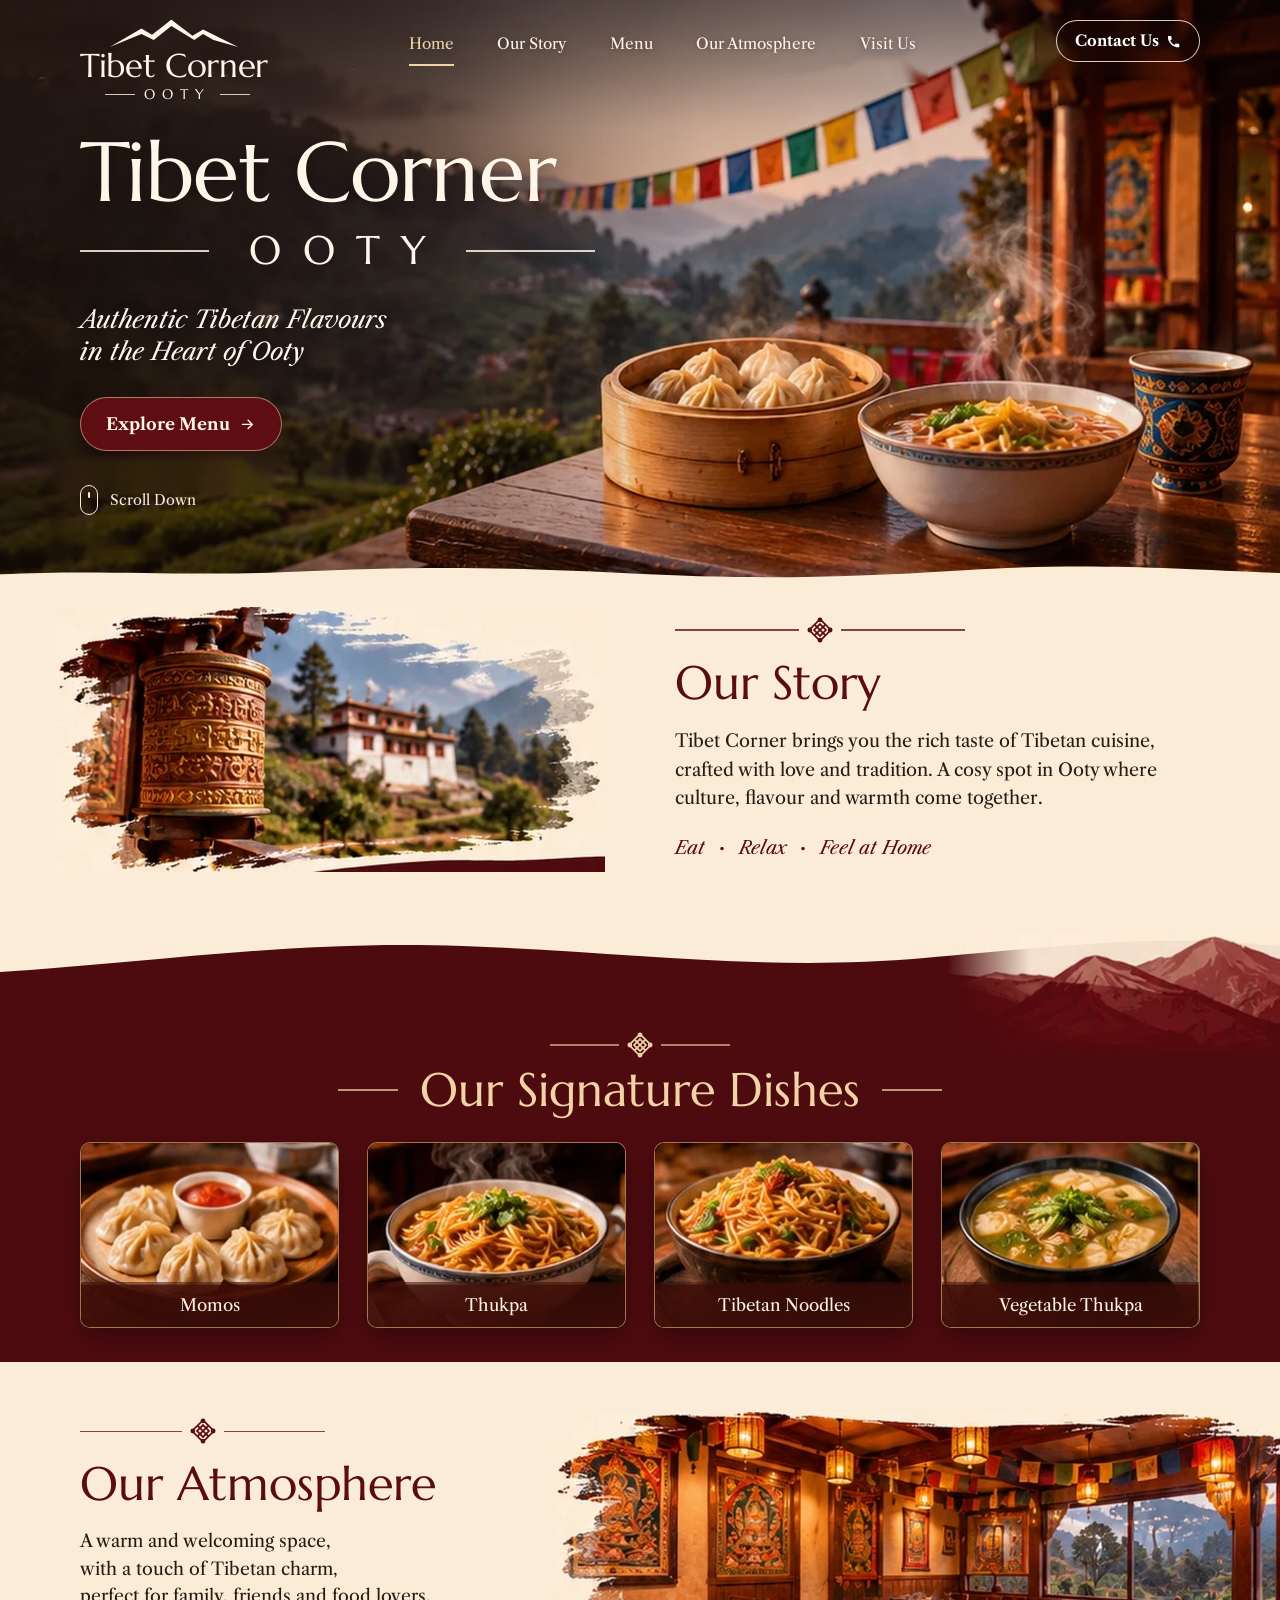
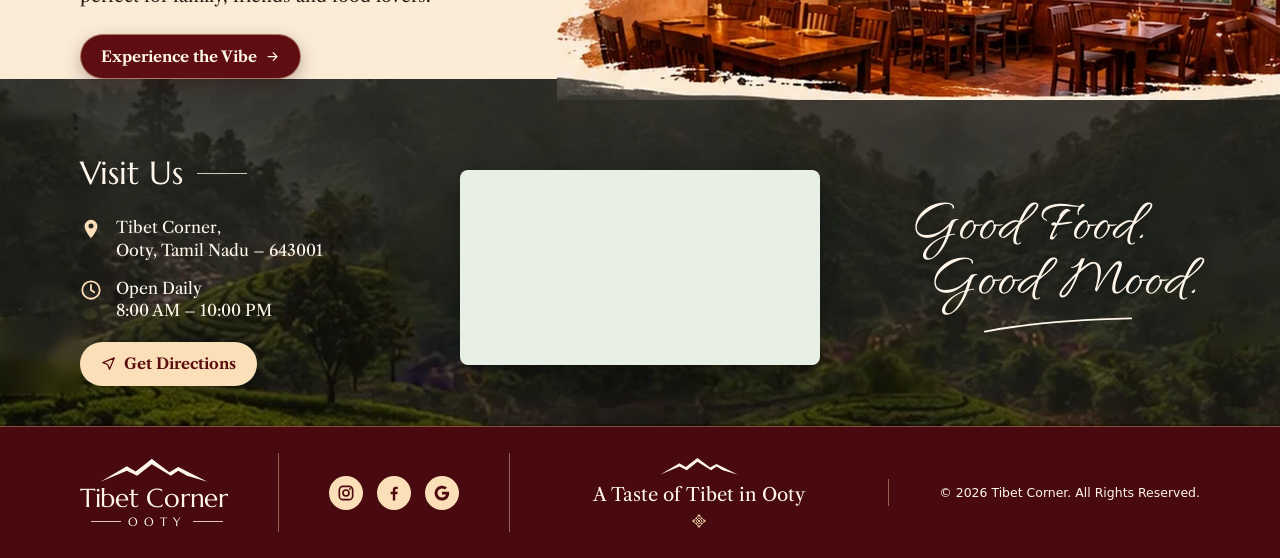
<file: index.html>
<!doctype html>
<html lang="en">
<head>
  <meta charset="utf-8">
  <meta name="viewport" content="width=device-width, initial-scale=1">
  <title>Tibet Corner Ooty | Authentic Tibetan Flavours in the Heart of Ooty</title>
  <meta name="description" content="Tibet Corner, Ooty — authentic Tibetan cuisine: momos, thukpa, Tibetan noodles and more. Open daily 8:00 AM – 10:00 PM.">
  <meta name="theme-color" content="#4e0b0f">
  <link rel="icon" href="assets/img/favicon.svg" type="image/svg+xml">
  <link rel="preconnect" href="https://fonts.googleapis.com">
  <link rel="preconnect" href="https://fonts.gstatic.com" crossorigin>
  <link href="https://fonts.googleapis.com/css2?family=Allura&family=Libre+Caslon+Text:ital,wght@0,400;0,700;1,400&family=Marcellus&display=swap" rel="stylesheet">
  <link rel="stylesheet" href="assets/css/site.css">
</head>
<body>

<!-- ============ HEADER ============ -->
<header class="site-header" id="top">
  <div class="container header-inner">
    <a href="#top" class="logo" aria-label="Tibet Corner Ooty — home">
      <svg class="logo-mtn" viewBox="0 0 150 34" aria-hidden="true"><path d="M2 33 L38 12 L50 19 L72 2 L96 20 L108 13 L148 33 L120 25 L108 18 L98 25 L72 9 L52 25 L38 18 Z" fill="currentColor"/><path d="M66 7 L72 2 L78 7 L74 6 L72 8 L70 6Z" fill="#fff"/></svg>
      <span class="logo-name">Tibet Corner</span>
      <span class="logo-sub"><i></i>OOTY<i></i></span>
    </a>

    <nav class="nav" id="nav" aria-label="Main">
      <a href="#top" class="active">Home</a>
      <a href="#story">Our Story</a>
      <a href="#menu">Menu</a>
      <a href="#atmosphere">Our Atmosphere</a>
      <a href="#visit">Visit Us</a>
      <a href="#contact" class="btn-outline nav-contact-mobile" data-open-contact>Contact Us <svg class="ico" viewBox="0 0 24 24"><path d="M6.6 10.8a15.1 15.1 0 0 0 6.6 6.6l2.2-2.2c.3-.3.7-.4 1-.2 1.1.4 2.3.6 3.6.6.6 0 1 .4 1 1V20c0 .6-.4 1-1 1A17 17 0 0 1 3 4c0-.6.4-1 1-1h3.5c.6 0 1 .4 1 1 0 1.3.2 2.5.6 3.6.1.3 0 .7-.2 1z"/></svg></a>
    </nav>

    <a href="#contact" class="btn-outline header-contact" data-open-contact>Contact Us <svg class="ico" viewBox="0 0 24 24"><path d="M6.6 10.8a15.1 15.1 0 0 0 6.6 6.6l2.2-2.2c.3-.3.7-.4 1-.2 1.1.4 2.3.6 3.6.6.6 0 1 .4 1 1V20c0 .6-.4 1-1 1A17 17 0 0 1 3 4c0-.6.4-1 1-1h3.5c.6 0 1 .4 1 1 0 1.3.2 2.5.6 3.6.1.3 0 .7-.2 1z"/></svg></a>

    <button class="nav-toggle" aria-label="Open menu" aria-expanded="false" aria-controls="nav"><span></span><span></span><span></span></button>
  </div>
</header>

<main>
<!-- ============ HERO ============ -->
<section class="hero">
  <div class="hero-bg" role="img" aria-label="Momos, thukpa and butter tea on a wooden table overlooking the Nilgiri hills with prayer flags"></div>
  <div class="container hero-content">
    <h1 class="hero-title">Tibet Corner</h1>
    <p class="hero-ooty"><i></i><span>OOTY</span><i></i></p>
    <p class="hero-tag">Authentic Tibetan Flavours<br>in the Heart of Ooty</p>
    <a href="#menu" class="btn btn-maroon">Explore Menu <svg class="ico" viewBox="0 0 24 24"><path d="M5 12h14M13 6l6 6-6 6" fill="none" stroke="currentColor" stroke-width="2" stroke-linecap="round" stroke-linejoin="round"/></svg></a>
    <a href="#story" class="scroll-down"><span class="mouse"><span></span></span>Scroll Down</a>
  </div>
  <svg class="torn torn-bottom" viewBox="0 0 1440 40" preserveAspectRatio="none" aria-hidden="true"><path d="M0 22 C120 14 200 26 330 18 S560 10 700 20 S940 28 1080 16 S1300 12 1440 20 V40 H0Z" fill="#fbecd8"/></svg>
</section>

<!-- ============ OUR STORY ============ -->
<section class="story" id="story">
  <div class="container story-grid">
    <div class="story-img reveal">
      <img src="assets/img/story.webp" alt="Golden Tibetan prayer wheel beside a monastery in the hills" width="1000" height="482" loading="lazy">
    </div>
    <div class="story-text reveal">
      <div class="ornament-line" aria-hidden="true"><i></i><svg class="knot"><use href="#knot"/></svg><i></i></div>
      <h2 class="section-title">Our Story</h2>
      <p>Tibet Corner brings you the rich taste of Tibetan cuisine, crafted with love and tradition. A cosy spot in Ooty where culture, flavour and warmth come together.</p>
      <p class="tagline">Eat <b>•</b> Relax <b>•</b> Feel at Home</p>
    </div>
  </div>
</section>

<!-- ============ SIGNATURE DISHES ============ -->
<section class="dishes" id="menu">
  <svg class="dishes-wave" viewBox="0 0 1440 70" preserveAspectRatio="none" aria-hidden="true"><path d="M0 70 V40 C180 30 330 8 520 14 S860 40 1040 26 S1300 2 1440 14 V70Z" fill="#4e0b0f"/></svg>
  <img class="dishes-mtn" src="assets/img/dishes-mountains.webp" alt="" aria-hidden="true">
  <div class="container">
    <div class="dishes-head">
      <div class="ornament-line light" aria-hidden="true"><i></i><svg class="knot"><use href="#knot"/></svg><i></i></div>
      <h2 class="section-title gold"><i aria-hidden="true"></i>Our Signature Dishes<i aria-hidden="true"></i></h2>
    </div>
    <div class="dish-grid" id="dishGrid">
      <article class="dish reveal"><img src="assets/img/dish-momos.webp" alt="Plate of steamed momos with red chutney" width="410" height="294" loading="lazy"><h3>Momos</h3></article>
      <article class="dish reveal"><img src="assets/img/dish-thukpa.webp" alt="Steaming bowl of thukpa noodle soup" width="410" height="294" loading="lazy"><h3>Thukpa</h3></article>
      <article class="dish reveal"><img src="assets/img/dish-tibetan-noodles.webp" alt="Bowl of stir-fried Tibetan noodles" width="410" height="294" loading="lazy"><h3>Tibetan Noodles</h3></article>
      <article class="dish reveal"><img src="assets/img/dish-veg-thukpa.webp" alt="Vegetable thukpa with dumplings and greens" width="410" height="294" loading="lazy"><h3>Vegetable Thukpa</h3></article>
    </div>
  </div>
</section>

<!-- ============ ATMOSPHERE ============ -->
<section class="atmosphere" id="atmosphere">
  <div class="container atm-grid">
    <div class="atm-text reveal">
      <div class="ornament-line left" aria-hidden="true"><i></i><svg class="knot"><use href="#knot"/></svg><i></i></div>
      <h2 class="section-title">Our Atmosphere</h2>
      <p>A warm and welcoming space, <br>with a touch of Tibetan charm, <br>perfect for family, friends and food lovers.</p>
      <a href="#gallery" class="btn btn-maroon btn-sm" data-open-gallery>Experience the Vibe <svg class="ico" viewBox="0 0 24 24"><path d="M5 12h14M13 6l6 6-6 6" fill="none" stroke="currentColor" stroke-width="2" stroke-linecap="round" stroke-linejoin="round"/></svg></a>
    </div>
    <div class="atm-img reveal">
      <img src="assets/img/atmosphere.webp" alt="Tibet Corner dining room with thangka paintings, lanterns, prayer flags and a hill view" width="1222" height="486" loading="lazy">
    </div>
  </div>
</section>

<!-- ============ VISIT US ============ -->
<section class="visit" id="visit">
  <div class="container visit-grid">
    <div class="visit-info reveal">
      <h2 class="visit-title">Visit Us <i aria-hidden="true"></i></h2>
      <p class="vi"><svg class="ico" viewBox="0 0 24 24"><path d="M12 2a7 7 0 0 0-7 7c0 5.2 7 13 7 13s7-7.8 7-13a7 7 0 0 0-7-7zm0 9.5A2.5 2.5 0 1 1 12 6a2.5 2.5 0 0 1 0 5.5z"/></svg><span>Tibet Corner,<br>Ooty, Tamil Nadu – 643001</span></p>
      <p class="vi"><svg class="ico" viewBox="0 0 24 24" fill="none" stroke="currentColor" stroke-width="2"><circle cx="12" cy="12" r="9.5"/><path d="M12 6.5V12l3.5 2.5" stroke-linecap="round"/></svg><span>Open Daily<br>8:00 AM – 10:00 PM</span></p>
      <a class="btn btn-cream btn-sm" href="https://www.google.com/maps/dir/?api=1&destination=Tibet+Corner+Ooty+Tamil+Nadu+643001" target="_blank" rel="noopener"><svg class="ico" viewBox="0 0 24 24"><path d="M21 3 3 10.5l7.5 2.9L13.5 21z" fill="none" stroke="currentColor" stroke-width="2" stroke-linejoin="round"/></svg>Get Directions</a>
    </div>
    <div class="map-card reveal">
      <iframe title="Map showing Tibet Corner, Ooty" src="https://maps.google.com/maps?q=Tibet%20Corner%20Ooty%20Tamil%20Nadu%20643001&z=14&output=embed" loading="lazy" referrerpolicy="no-referrer-when-downgrade" allowfullscreen></iframe>
    </div>
    <p class="good-mood reveal" aria-label="Good Food. Good Mood."><span>Good Food.</span><span>Good Mood.</span><svg viewBox="0 0 160 20" aria-hidden="true"><path d="M2 17 C50 8 110 4 158 3" fill="none" stroke="currentColor" stroke-width="2" stroke-linecap="round"/></svg></p>
  </div>
</section>
</main>

<!-- ============ FOOTER ============ -->
<footer class="site-footer">
  <div class="container footer-inner">
    <a href="#top" class="logo logo-footer" aria-label="Tibet Corner Ooty — back to top">
      <svg class="logo-mtn" viewBox="0 0 150 34" aria-hidden="true"><path d="M2 33 L38 12 L50 19 L72 2 L96 20 L108 13 L148 33 L120 25 L108 18 L98 25 L72 9 L52 25 L38 18 Z" fill="currentColor"/><path d="M66 7 L72 2 L78 7 L74 6 L72 8 L70 6Z" fill="#fff"/></svg>
      <span class="logo-name">Tibet Corner</span>
      <span class="logo-sub"><i></i>OOTY<i></i></span>
    </a>
    <div class="socials">
      <a href="https://www.instagram.com/" target="_blank" rel="noopener" aria-label="Instagram"><svg viewBox="0 0 24 24"><rect x="4" y="4" width="16" height="16" rx="4.5" fill="none" stroke="currentColor" stroke-width="2"/><circle cx="12" cy="12" r="3.6" fill="none" stroke="currentColor" stroke-width="2"/><circle cx="16.8" cy="7.2" r="1.1" fill="currentColor"/></svg></a>
      <a href="https://www.facebook.com/" target="_blank" rel="noopener" aria-label="Facebook"><svg viewBox="0 0 24 24"><path d="M13.5 21v-7.5H16l.4-3h-2.9V8.7c0-.9.3-1.5 1.5-1.5h1.5V4.5c-.3 0-1.2-.1-2.2-.1-2.2 0-3.7 1.3-3.7 3.8v2.3H8v3h2.6V21z" fill="currentColor"/></svg></a>
      <a href="https://www.google.com/maps/search/?api=1&query=Tibet+Corner+Ooty" target="_blank" rel="noopener" aria-label="Google reviews"><svg viewBox="0 0 24 24"><path d="M20.6 12.2c0-.6-.1-1.2-.2-1.8H12v3.5h4.8a4.2 4.2 0 0 1-1.8 2.7v2.2h2.9c1.7-1.6 2.7-3.9 2.7-6.6zM12 21c2.4 0 4.5-.8 5.9-2.2L15 16.6c-.8.5-1.8.9-3 .9-2.3 0-4.3-1.6-5-3.7H4.1v2.3A9 9 0 0 0 12 21zM7 13.8a5.4 5.4 0 0 1 0-3.5V8H4.1a9 9 0 0 0 0 8.1zM12 6.6c1.3 0 2.5.5 3.4 1.3L18 5.4A9 9 0 0 0 4.1 8L7 10.3c.7-2.1 2.7-3.7 5-3.7z" fill="currentColor"/></svg></a>
    </div>
    <div class="footer-tag">
      <svg class="logo-mtn small" viewBox="0 0 150 34" aria-hidden="true"><path d="M2 33 L38 12 L50 19 L72 2 L96 20 L108 13 L148 33 L120 25 L108 18 L98 25 L72 9 L52 25 L38 18 Z" fill="currentColor"/></svg>
      <p>A Taste of Tibet in Ooty</p>
      <svg class="knot tiny" aria-hidden="true"><use href="#knot"/></svg>
    </div>
    <p class="copy">© <span id="year">2026</span> Tibet Corner. All Rights Reserved.</p>
  </div>
</footer>

<!-- ============ CONTACT / BOOKING MODAL ============ -->
<div class="modal" id="contactModal" role="dialog" aria-modal="true" aria-labelledby="contactTitle" hidden>
  <div class="modal-backdrop" data-close></div>
  <div class="modal-box">
    <button class="modal-close" data-close aria-label="Close">&times;</button>
    <h2 id="contactTitle" class="section-title sm">Contact Us</h2>
    <p class="modal-sub">Book a table or send us a message — we'll get back to you soon.</p>
    <div class="tabs" role="tablist">
      <button role="tab" class="tab active" data-tab="booking" aria-selected="true">Book a Table</button>
      <button role="tab" class="tab" data-tab="enquiry" aria-selected="false">Enquiry</button>
    </div>
    <form id="contactForm" novalidate>
      <input type="hidden" name="type" value="booking">
      <div class="field-row">
        <label>Name<input name="name" required autocomplete="name"></label>
        <label>Phone<input name="phone" type="tel" required autocomplete="tel" inputmode="tel"></label>
      </div>
      <div class="field-row booking-only">
        <label>Date<input name="date" type="date"></label>
        <label>Time<input name="time" type="time" min="08:00" max="22:00"></label>
        <label>Guests<input name="guests" type="number" min="1" max="40" value="2"></label>
      </div>
      <label>Message<textarea name="message" rows="3" placeholder="Any special requests?"></textarea></label>
      <button class="btn btn-maroon" type="submit">Send</button>
      <p class="form-note" role="status" aria-live="polite"></p>
    </form>
  </div>
</div>

<!-- ============ GALLERY LIGHTBOX ============ -->
<div class="modal" id="galleryModal" role="dialog" aria-modal="true" aria-label="Gallery" hidden>
  <div class="modal-backdrop" data-close></div>
  <div class="modal-box gallery-box">
    <button class="modal-close" data-close aria-label="Close">&times;</button>
    <div class="gallery-grid" id="galleryGrid"></div>
  </div>
</div>

<!-- shared SVG symbols -->
<svg width="0" height="0" style="position:absolute" aria-hidden="true">
  <symbol id="knot" viewBox="0 0 24 24"><g fill="none" stroke="currentColor" stroke-width="1.6"><path d="M12 2 22 12 12 22 2 12Z"/><path d="M12 6.5 17.5 12 12 17.5 6.5 12Z"/><path d="M7 7 17 17M17 7 7 17"/><circle cx="12" cy="2.6" r="1.4"/><circle cx="12" cy="21.4" r="1.4"/><circle cx="2.6" cy="12" r="1.4"/><circle cx="21.4" cy="12" r="1.4"/></g></symbol>
</svg>

<script src="assets/js/data-store.js"></script>
<script src="assets/js/main.js"></script>
</body>
</html>
</file>
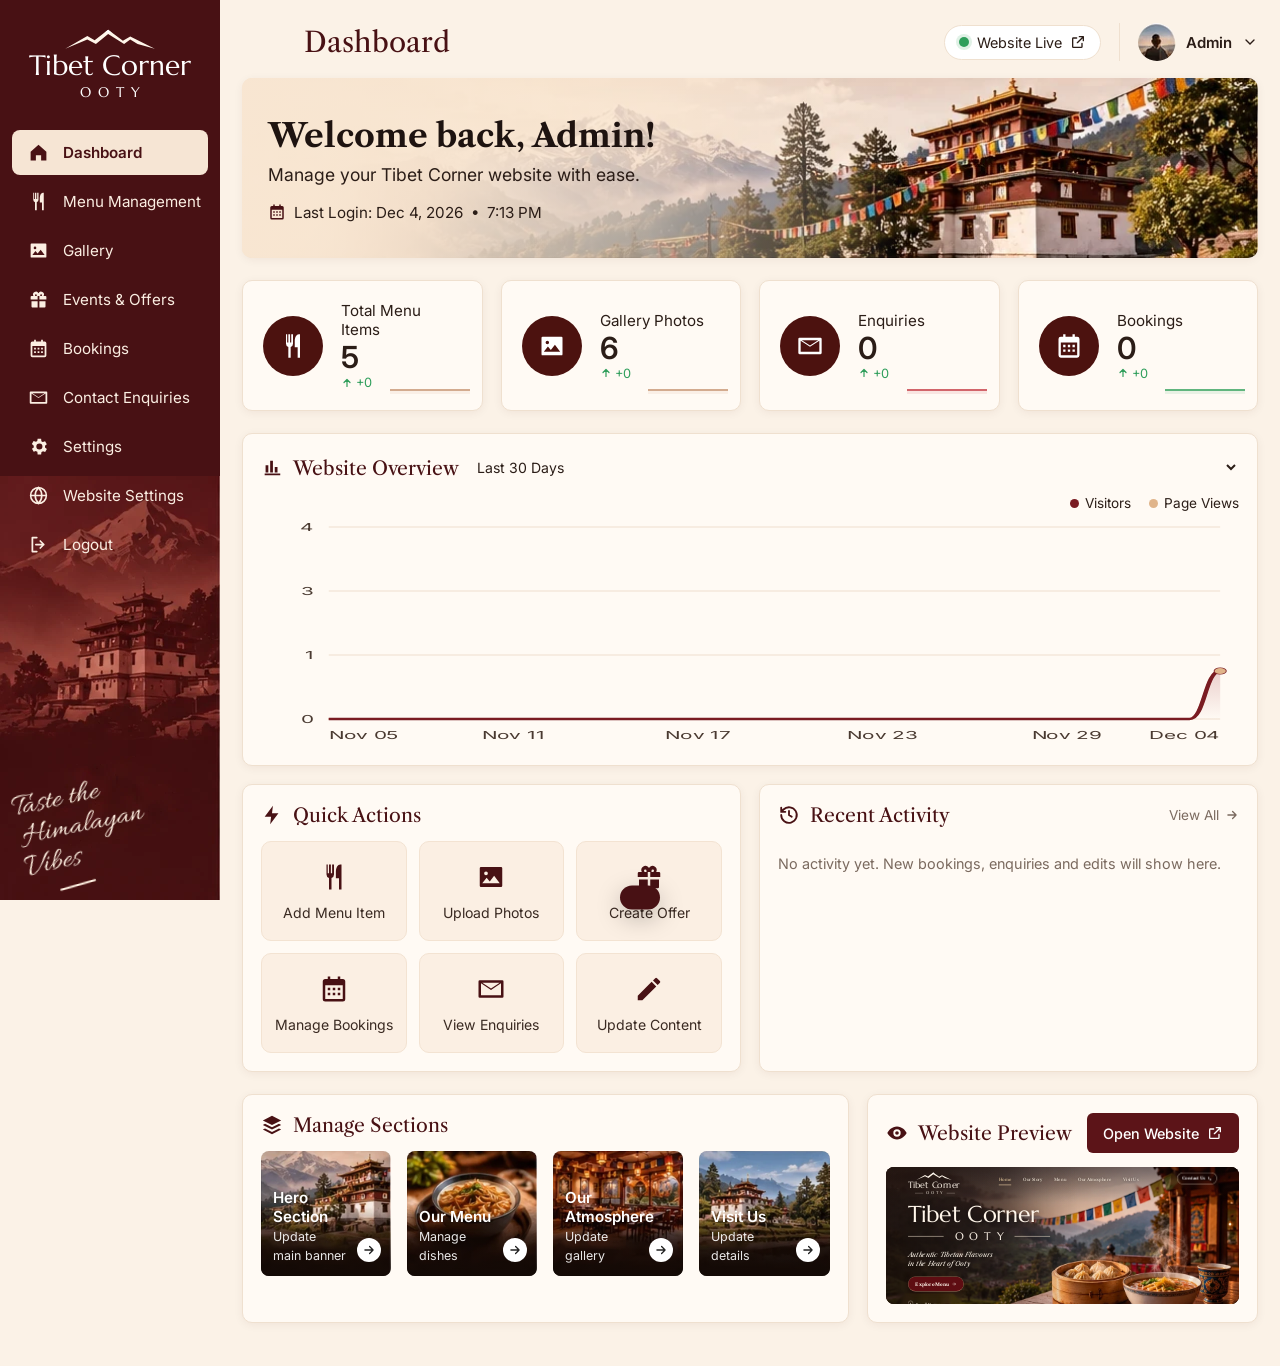
<file: admin.html>
<!doctype html>
<html lang="en">
<head>
  <meta charset="utf-8">
  <meta name="viewport" content="width=device-width, initial-scale=1">
  <meta name="robots" content="noindex, nofollow">
  <title>Dashboard | Tibet Corner Admin</title>
  <meta name="theme-color" content="#481114">
  <link rel="icon" href="assets/img/favicon.svg" type="image/svg+xml">
  <link rel="preconnect" href="https://fonts.googleapis.com">
  <link rel="preconnect" href="https://fonts.gstatic.com" crossorigin>
  <link href="https://fonts.googleapis.com/css2?family=Allura&family=Inter:wght@400;500;600&family=Libre+Caslon+Text:wght@400;700&family=Marcellus&display=swap" rel="stylesheet">
  <link rel="stylesheet" href="assets/css/admin.css">
</head>
<body>
<div class="app">
  <!-- ============ SIDEBAR ============ -->
  <aside class="sidebar" id="sidebar">
    <a class="side-logo" href="index.html" target="_blank" rel="noopener" aria-label="Open Tibet Corner website">
      <svg viewBox="0 0 150 34" aria-hidden="true"><path d="M2 33 L38 12 L50 19 L72 2 L96 20 L108 13 L148 33 L120 25 L108 18 L98 25 L72 9 L52 25 L38 18 Z" fill="currentColor"/><path d="M66 7 L72 2 L78 7 L74 6 L72 8 L70 6Z" fill="#fff"/></svg>
      <span class="n">Tibet Corner</span>
      <span class="s">OOTY</span>
    </a>
    <nav class="side-nav" aria-label="Admin">
      <a href="#dashboard" data-view="dashboard"><svg><use href="#i-home"/></svg>Dashboard</a>
      <a href="#menu" data-view="menu"><svg><use href="#i-fork"/></svg>Menu Management</a>
      <a href="#gallery" data-view="gallery"><svg><use href="#i-image"/></svg>Gallery</a>
      <a href="#offers" data-view="offers"><svg><use href="#i-gift"/></svg>Events &amp; Offers</a>
      <a href="#bookings" data-view="bookings"><svg><use href="#i-cal"/></svg>Bookings</a>
      <a href="#enquiries" data-view="enquiries"><svg><use href="#i-mail"/></svg>Contact Enquiries</a>
      <a href="#settings" data-view="settings"><svg><use href="#i-gear"/></svg>Settings</a>
      <a href="#website" data-view="website"><svg><use href="#i-globe"/></svg>Website Settings</a>
      <a href="index.html" id="logout"><svg><use href="#i-logout"/></svg>Logout</a>
    </nav>
    <p class="side-script">Taste the<br><span>Himalayan Vibes</span></p>
  </aside>
  <div class="side-backdrop" id="sideBackdrop"></div>

  <!-- ============ MAIN ============ -->
  <div class="main">
    <header class="topbar">
      <button class="burger" id="burger" aria-label="Toggle sidebar" aria-controls="sidebar" aria-expanded="false"><span></span><span></span><span></span></button>
      <h1 id="pageTitle">Dashboard</h1>
      <div class="top-right">
        <a class="live-pill" id="livePill" href="index.html" target="_blank" rel="noopener"><i></i><span>Website Live</span><svg><use href="#i-ext"/></svg></a>
        <div class="admin-user">
          <img src="assets/img/admin-avatar.webp" alt="" width="40" height="40">
          <span>Admin</span>
          <svg class="chev" viewBox="0 0 24 24"><path d="m6 9 6 6 6-6" fill="none" stroke="currentColor" stroke-width="2" stroke-linecap="round"/></svg>
        </div>
      </div>
    </header>

    <main id="view" class="view" tabindex="-1"></main>
  </div>
</div>

<!-- ============ GENERIC FORM MODAL ============ -->
<div class="modal" id="modal" hidden role="dialog" aria-modal="true" aria-labelledby="modalTitle">
  <div class="modal-backdrop" data-close></div>
  <form class="modal-box" id="modalForm" novalidate>
    <button type="button" class="modal-close" data-close aria-label="Close">&times;</button>
    <h2 id="modalTitle"></h2>
    <div id="modalBody"></div>
    <div class="modal-actions">
      <button type="button" class="btn ghost" data-close>Cancel</button>
      <button type="submit" class="btn">Save</button>
    </div>
  </form>
</div>
<div class="toast" id="toast" role="status" aria-live="polite"></div>

<!-- ============ ICONS ============ -->
<svg width="0" height="0" style="position:absolute" aria-hidden="true">
  <defs>
    <symbol id="i-home" viewBox="0 0 24 24"><path d="M3 11 12 3l9 8v10h-6v-6H9v6H3z" fill="currentColor"/></symbol>
    <symbol id="i-fork" viewBox="0 0 24 24"><path d="M6 2v8a3 3 0 0 0 2 2.8V22h2v-9.2A3 3 0 0 0 12 10V2h-1.5v7h-1V2H8v7H7V2zm11 0c-2 0-3.5 2.5-3.5 6v5H16v9h2V2z" fill="currentColor"/></symbol>
    <symbol id="i-image" viewBox="0 0 24 24"><path d="M4 4h16a1 1 0 0 1 1 1v14a1 1 0 0 1-1 1H4a1 1 0 0 1-1-1V5a1 1 0 0 1 1-1zm1 13h14l-4.5-6-3.5 4.5-2.5-3zM8 10.5A1.5 1.5 0 1 0 8 7.5a1.5 1.5 0 0 0 0 3z" fill="currentColor"/></symbol>
    <symbol id="i-gift" viewBox="0 0 24 24"><path d="M20 8h-2.2A3 3 0 0 0 12 4.8 3 3 0 0 0 6.2 8H4a1 1 0 0 0-1 1v3h8V8h2v4h8V9a1 1 0 0 0-1-1zM9 8a1 1 0 1 1 1-1v1zm5 0V7a1 1 0 1 1 1 1zM4 14v6a1 1 0 0 0 1 1h6v-7zm9 7h6a1 1 0 0 0 1-1v-6h-7z" fill="currentColor"/></symbol>
    <symbol id="i-cal" viewBox="0 0 24 24"><path d="M7 2v2H5a2 2 0 0 0-2 2v14a2 2 0 0 0 2 2h14a2 2 0 0 0 2-2V6a2 2 0 0 0-2-2h-2V2h-2v2H9V2zM5 9h14v11H5zm2 2v2h2v-2zm4 0v2h2v-2zm4 0v2h2v-2zm-8 4v2h2v-2zm4 0v2h2v-2zm4 0v2h2v-2z" fill="currentColor"/></symbol>
    <symbol id="i-mail" viewBox="0 0 24 24"><path d="M3 5h18a1 1 0 0 1 1 1v12a1 1 0 0 1-1 1H3a1 1 0 0 1-1-1V6a1 1 0 0 1 1-1zm1 2.4V17h16V7.4l-8 5.3z M5 7l7 4.6L19 7z" fill="currentColor" fill-rule="evenodd"/></symbol>
    <symbol id="i-gear" viewBox="0 0 24 24"><path d="M19.4 13a7.5 7.5 0 0 0 0-2l2.1-1.6-2-3.5-2.5 1a7.4 7.4 0 0 0-1.7-1L15 3h-4l-.4 2.7a7.4 7.4 0 0 0-1.7 1l-2.5-1-2 3.5L6.6 11a7.5 7.5 0 0 0 0 2l-2.1 1.6 2 3.5 2.5-1c.5.4 1.1.8 1.7 1L11 21h4l.4-2.7c.6-.3 1.2-.6 1.7-1l2.5 1 2-3.5zM13 15.5a3.5 3.5 0 1 1 0-7 3.5 3.5 0 0 1 0 7z" fill="currentColor"/></symbol>
    <symbol id="i-globe" viewBox="0 0 24 24"><g fill="none" stroke="currentColor" stroke-width="1.8"><circle cx="12" cy="12" r="9"/><path d="M3 12h18M12 3c2.5 2.6 3.8 5.6 3.8 9s-1.3 6.4-3.8 9c-2.5-2.6-3.8-5.6-3.8-9S9.5 5.6 12 3z"/></g></symbol>
    <symbol id="i-logout" viewBox="0 0 24 24"><g fill="none" stroke="currentColor" stroke-width="2" stroke-linecap="round" stroke-linejoin="round"><path d="M10 4H5v16h5M14 8l4 4-4 4M18 12H9"/></g></symbol>
    <symbol id="i-ext" viewBox="0 0 24 24"><g fill="none" stroke="currentColor" stroke-width="2" stroke-linecap="round" stroke-linejoin="round"><path d="M14 4h6v6M20 4l-9 9M18 14v5a1 1 0 0 1-1 1H5a1 1 0 0 1-1-1V7a1 1 0 0 1 1-1h5"/></g></symbol>
    <symbol id="i-chart" viewBox="0 0 24 24"><path d="M4 20h17v-2H4zM5 17h3V9H5zm5 0h3V4h-3zm5 0h3v-6h-3z" fill="currentColor"/></symbol>
    <symbol id="i-bolt" viewBox="0 0 24 24"><path d="M13 2 4 14h7l-1 8 9-12h-7z" fill="currentColor"/></symbol>
    <symbol id="i-history" viewBox="0 0 24 24"><g fill="none" stroke="currentColor" stroke-width="2" stroke-linecap="round"><path d="M3.5 12a8.5 8.5 0 1 0 2.5-6L3.5 8.5M3.5 4v4.5H8M12 7.5V12l3 2"/></g></symbol>
    <symbol id="i-layers" viewBox="0 0 24 24"><path d="M12 2 2 7l10 5 10-5zm-7.6 8.7L2 12l10 5 10-5-2.4-1.3L12 14.5zm0 5L2 17l10 5 10-5-2.4-1.3L12 19.5z" fill="currentColor"/></symbol>
    <symbol id="i-eye" viewBox="0 0 24 24"><path d="M12 5C6.5 5 2.7 9.4 1.5 12c1.2 2.6 5 7 10.5 7s9.3-4.4 10.5-7C21.3 9.4 17.5 5 12 5zm0 11a4 4 0 1 1 0-8 4 4 0 0 1 0 8zm0-2a2 2 0 1 0 0-4 2 2 0 0 0 0 4z" fill="currentColor"/></symbol>
    <symbol id="i-pen" viewBox="0 0 24 24"><path d="M3 17.3V21h3.7L17.8 9.9l-3.7-3.7zM20.7 7c.4-.4.4-1 0-1.4l-2.3-2.3a1 1 0 0 0-1.4 0l-1.8 1.8 3.7 3.7z" fill="currentColor"/></symbol>
    <symbol id="i-arrow" viewBox="0 0 24 24"><path d="M5 12h14M13 6l6 6-6 6" fill="none" stroke="currentColor" stroke-width="2.2" stroke-linecap="round" stroke-linejoin="round"/></symbol>
    <symbol id="i-up" viewBox="0 0 24 24"><path d="M12 19V5M6 11l6-6 6 6" fill="none" stroke="currentColor" stroke-width="2.4" stroke-linecap="round" stroke-linejoin="round"/></symbol>
    <symbol id="i-trash" viewBox="0 0 24 24"><path d="M9 3h6l1 2h4v2H4V5h4zM6 8h12l-1 13H7z" fill="currentColor"/></symbol>
  </defs>
</svg>

<script src="assets/js/data-store.js"></script>
<script src="assets/js/admin.js"></script>
</body>
</html>
</file>
<file: assets/css/site.css>
/* ==========================================================
   Tibet Corner Ooty — public website
   ========================================================== */
:root {
  --maroon: #4e0b0f;
  --maroon-deep: #480a0f;
  --maroon-btn: #5e0d12;
  --maroon-text: #5a0c0e;
  --cream: #fbecd8;
  --cream-btn: #fbdfb9;
  --gold: #f1d3a6;
  --gold-line: #b78b5a;
  --ink: #2a1a14;
  --white-soft: #fff6ea;
  --serif-display: "Marcellus", "Libre Caslon Text", Georgia, serif;
  --serif: "Libre Caslon Text", Georgia, "Times New Roman", serif;
  --script: "Allura", "Brush Script MT", cursive;
  --container: 1200px;
  --gutter: clamp(16px, 4vw, 40px);
  --header-h: 84px;
}

*,
*::before,
*::after { box-sizing: border-box; }

html { scroll-behavior: smooth; scroll-padding-top: 70px; -webkit-text-size-adjust: 100%; }
body {
  margin: 0;
  font-family: var(--serif);
  color: var(--ink);
  background: var(--cream);
  line-height: 1.55;
  overflow-x: hidden;
}
img { max-width: 100%; display: block; height: auto; }
a { color: inherit; text-decoration: none; }
h1, h2, h3, p { margin: 0; }
button { font: inherit; cursor: pointer; }

.container { width: 100%; max-width: var(--container); margin: 0 auto; padding: 0 var(--gutter); }
.ico { width: 1em; height: 1em; fill: currentColor; flex: none; }

/* ---------- Buttons ---------- */
.btn {
  display: inline-flex; align-items: center; gap: .55em;
  font-family: var(--serif); font-weight: 700; font-size: 1.05rem;
  padding: .78em 1.5em; border-radius: 999px; border: 1.5px solid transparent;
  transition: transform .2s ease, background .2s ease, box-shadow .2s ease;
  min-height: 44px;
}
.btn:hover { transform: translateY(-2px); }
.btn .ico { transition: transform .2s ease; }
.btn:hover .ico { transform: translateX(3px); }
.btn-maroon { background: var(--maroon-btn); color: var(--white-soft); border-color: rgba(241, 211, 166, .55); box-shadow: 0 6px 18px rgba(40, 4, 6, .28); }
.btn-maroon:hover { background: #70121a; }
.btn-cream { background: var(--cream-btn); color: var(--maroon-text); box-shadow: 0 6px 18px rgba(0, 0, 0, .25); }
.btn-cream:hover { background: #ffe9c9; }
.btn-sm { font-size: .95rem; padding: .62em 1.3em; }
.btn-outline {
  display: inline-flex; align-items: center; gap: .5em;
  border: 1.5px solid rgba(255, 240, 220, .85); border-radius: 999px;
  padding: .55em 1.15em; color: #fff; font-weight: 700; font-size: .95rem;
  background: rgba(30, 6, 6, .25); backdrop-filter: blur(2px);
  transition: background .2s ease;
}
.btn-outline:hover { background: rgba(94, 13, 18, .85); }

/* ---------- Logo ---------- */
.logo { display: inline-flex; flex-direction: column; align-items: center; color: var(--white-soft); line-height: 1; }
.logo-mtn { width: 132px; height: 30px; color: var(--white-soft); margin-bottom: 2px; }
.logo-mtn.small { width: 80px; height: 18px; }
.logo-name { font-family: var(--serif-display); font-size: 2.05rem; letter-spacing: -.01em; }
.logo-sub { display: flex; align-items: center; gap: .6em; font-family: var(--serif-display); font-size: .9rem; letter-spacing: .5em; margin-top: 4px; padding-left: .5em; }
.logo-sub i { display: block; width: 30px; height: 1px; background: currentColor; opacity: .8; }

/* ---------- Header ---------- */
.site-header { position: absolute; inset: 0 0 auto; z-index: 50; padding-top: 18px; transition: background .3s ease, padding .3s ease, box-shadow .3s ease; }
.site-header.scrolled { position: fixed; background: rgba(72, 10, 15, .96); padding: 8px 0; box-shadow: 0 4px 20px rgba(0, 0, 0, .25); }
.site-header.scrolled .logo-mtn { width: 90px; height: 20px; }
.site-header.scrolled .logo-name { font-size: 1.5rem; }
.site-header.scrolled .logo-sub { font-size: .7rem; }
.header-inner { display: flex; align-items: flex-start; justify-content: space-between; gap: 20px; }
.nav { display: flex; gap: clamp(18px, 3.4vw, 44px); padding-top: 10px; font-size: .95rem; }
.nav a { color: #fff3e3; position: relative; padding: 4px 0 10px; transition: color .2s; text-shadow: 0 1px 6px rgba(0,0,0,.35); }
.nav a::after { content: ""; position: absolute; left: 0; right: 0; bottom: 0; height: 1.5px; background: var(--gold); transform: scaleX(0); transition: transform .25s ease; }
.nav a:hover, .nav a.active { color: var(--gold); }
.nav a:hover::after, .nav a.active::after { transform: scaleX(1); }
.nav .nav-contact-mobile { display: none; }
.header-contact { margin-top: 2px; }
.nav-toggle { display: none; }

/* ---------- Hero ---------- */
.hero { position: relative; min-height: clamp(560px, 45vw, 780px); display: flex; align-items: center; color: var(--white-soft); overflow: hidden; background: #2b1712; }
.hero-bg {
  position: absolute; inset: 0;
  background: url("../img/hero.webp") right center / cover no-repeat;
  animation: heroZoom 18s ease-out both;
}
.hero-bg::after { content: ""; position: absolute; inset: 0; background: linear-gradient(90deg, rgba(25, 12, 8, .55) 0%, rgba(25, 12, 8, .25) 35%, rgba(0, 0, 0, 0) 55%), linear-gradient(180deg, rgba(20, 8, 6, .35) 0%, rgba(0,0,0,0) 22%); }
@keyframes heroZoom { from { transform: scale(1.06); } to { transform: scale(1); } }
.hero-content { position: relative; z-index: 2; padding-top: 130px; padding-bottom: 70px; }
.hero-title { font-family: var(--serif-display); font-weight: 400; font-size: clamp(3rem, 6.6vw, 6rem); line-height: 1; letter-spacing: -.01em; text-shadow: 0 3px 18px rgba(0,0,0,.35); }
.hero-ooty { display: flex; align-items: center; gap: 18px; font-family: var(--serif-display); font-size: clamp(1.6rem, 3.1vw, 2.8rem); letter-spacing: .55em; margin: 6px 0 22px; width: min(100%, 36rem); max-width: calc(clamp(3rem, 6.6vw, 6rem) * 6.1); }
.hero-ooty span { padding-left: .55em; white-space: nowrap; }
.hero-ooty i { flex: 1; height: 1.5px; background: rgba(255, 240, 220, .85); }
.hero-tag { font-style: italic; font-size: clamp(1.15rem, 1.9vw, 1.6rem); line-height: 1.3; margin-bottom: 30px; text-shadow: 0 2px 10px rgba(0,0,0,.4); }
.scroll-down { display: flex; align-items: center; gap: 12px; margin-top: 34px; font-size: .9rem; opacity: .95; width: max-content; }
.mouse { width: 18px; height: 30px; border: 1.6px solid currentColor; border-radius: 10px; position: relative; }
.mouse span { position: absolute; left: 50%; top: 6px; width: 2px; height: 6px; margin-left: -1px; background: currentColor; border-radius: 2px; animation: wheel 1.6s infinite; }
@keyframes wheel { 0% { opacity: 1; transform: translateY(0); } 100% { opacity: 0; transform: translateY(9px); } }

.torn { position: absolute; left: 0; width: 100%; display: block; z-index: 3; }
.torn-bottom { bottom: -1px; height: 26px; }

/* ---------- Section titles & ornaments ---------- */
.section-title { font-family: var(--serif-display); font-weight: 400; color: var(--maroon-text); font-size: clamp(2.2rem, 3.7vw, 3.1rem); line-height: 1.1; margin-bottom: 18px; }
.section-title.sm { font-size: 2rem; margin-bottom: 6px; }
.section-title.gold { color: var(--gold); display: flex; align-items: center; justify-content: center; gap: 22px; }
.section-title.gold i { display: block; width: 60px; height: 1.5px; background: rgba(241, 211, 166, .7); }
.knot { width: 26px; height: 26px; color: var(--maroon-text); flex: none; }
.knot.tiny { width: 14px; height: 14px; color: var(--gold); }
.ornament-line { display: flex; align-items: center; gap: 8px; max-width: 290px; margin-bottom: 14px; }
.ornament-line i { flex: 1; height: 1.5px; background: var(--maroon-text); opacity: .75; }
.ornament-line.light { margin: 0 auto 6px; max-width: 180px; }
.ornament-line.light i { background: var(--gold); opacity: .6; }
.ornament-line.light .knot { color: var(--gold); }
.ornament-line.left { max-width: 245px; }

/* ---------- Story ---------- */
.story { background: var(--cream); padding: 22px 0 90px; position: relative; }
.story-grid { display: grid; grid-template-columns: 1fr 1fr; gap: clamp(24px, 6vw, 70px); align-items: center; }
.story-img { margin-left: calc(var(--gutter) * -0.6); }
.story-text p { font-size: 1.12rem; line-height: 1.6; max-width: 34rem; }
.tagline { margin-top: 20px; font-style: italic; font-size: 1.15rem !important; color: var(--maroon-text); }
.tagline b { font-style: normal; font-weight: 400; margin: 0 .6em; font-size: .8em; }

/* ---------- Dishes ---------- */
.dishes { position: relative; background: var(--maroon); padding: 30px 0 34px; margin-top: 40px; }
.dishes-wave { position: absolute; left: 0; bottom: 100%; width: 100%; height: 70px; display: block; }
.dishes-mtn { position: absolute; right: 0; top: -70px; width: clamp(160px, 26vw, 340px); pointer-events: none; opacity: .95; -webkit-mask-image: linear-gradient(90deg, transparent, #000 25%); mask-image: linear-gradient(90deg, transparent, #000 25%); }
.dishes-head { text-align: center; margin-bottom: 26px; position: relative; }
.dishes-head .section-title { margin-bottom: 0; }
.dish-grid { display: grid; grid-template-columns: repeat(4, 1fr); gap: clamp(14px, 2.6vw, 28px); }
.dish { position: relative; border-radius: 10px; overflow: hidden; border: 1.5px solid rgba(214, 165, 110, .7); box-shadow: 0 10px 24px rgba(0, 0, 0, .3); background: #2a0a08; }
.dish img { width: 100%; aspect-ratio: 205 / 147; object-fit: cover; transition: transform .5s ease; }
.dish:hover img { transform: scale(1.06); }
.dish h3 { position: absolute; left: 0; right: 0; bottom: 0; padding: 10px 8px 9px; text-align: center; font-weight: 400; font-size: 1.05rem; color: #fff3e3; background: linear-gradient(180deg, rgba(58, 14, 8, .55), rgba(58, 14, 8, .88)); }
.dish p.price { position: absolute; top: 8px; right: 8px; background: rgba(78, 11, 15, .9); color: var(--gold); font-size: .85rem; padding: 2px 10px; border-radius: 999px; }

/* ---------- Atmosphere ---------- */
.atmosphere { background: var(--cream); padding: 50px 0 0; position: relative; z-index: 2; }
.atm-grid { display: grid; grid-template-columns: .82fr 1.18fr; gap: 30px; align-items: start; }
.atm-text { padding-top: 6px; }
.atm-text p { font-size: 1.1rem; line-height: 1.55; margin-bottom: 24px; }
.atm-img { margin-right: calc((100vw - min(100vw, var(--container))) / -2 - var(--gutter)); margin-bottom: -30px; position: relative; z-index: 2; }

/* ---------- Visit ---------- */
.visit { position: relative; color: var(--white-soft); background: #2c3020 url("../img/visit-bg.webp") center / cover no-repeat; padding: 70px 0 40px; }
.visit::before { content: ""; position: absolute; inset: 0; background: linear-gradient(180deg, rgba(20, 20, 12, .25), rgba(20, 20, 12, .1)); }
.visit-grid { position: relative; display: grid; grid-template-columns: 1fr 1.05fr 1fr; gap: 36px; align-items: center; }
.visit-title { font-family: var(--serif-display); font-weight: 400; font-size: 2rem; display: flex; align-items: center; gap: 14px; margin-bottom: 18px; }
.visit-title i { width: 50px; height: 1.5px; background: rgba(255, 240, 220, .8); }
.vi { display: flex; gap: 14px; align-items: flex-start; font-size: 1rem; line-height: 1.4; margin-bottom: 16px; }
.vi .ico { width: 22px; height: 22px; margin-top: 2px; color: var(--cream-btn); }
.vi svg[stroke] { fill: none; }
.visit-info .btn { margin-top: 4px; }
.map-card { border-radius: 8px; overflow: hidden; box-shadow: 0 12px 30px rgba(0, 0, 0, .4); background: #e8efe4; aspect-ratio: 282 / 152; }
.map-card iframe { width: 100%; height: 100%; border: 0; display: block; }
.good-mood { font-family: var(--script); font-size: clamp(2.6rem, 4.6vw, 3.9rem); line-height: .95; transform: rotate(-12deg); color: #fff6ea; text-align: center; display: flex; flex-direction: column; align-items: center; text-shadow: 0 2px 10px rgba(0, 0, 0, .35); }
.good-mood span:nth-child(2) { padding-left: 1.2em; }
.good-mood svg { width: 150px; height: 20px; margin: 4px 0 0 60px; color: #fff6ea; }

/* ---------- Footer ---------- */
.site-footer { background: var(--maroon-deep); color: var(--white-soft); padding: 26px 0; border-top: 1px solid rgba(241, 211, 166, .35); }
.footer-inner { display: grid; grid-template-columns: auto auto 1fr auto; align-items: center; }
.footer-inner > * { padding: 4px clamp(18px, 4vw, 50px); }
.footer-inner > *:first-child { padding-left: 0; }
.footer-inner > *:last-child { padding-right: 0; }
.footer-inner > * + * { border-left: 1px solid rgba(241, 211, 166, .45); }
.logo-footer .logo-mtn { width: 110px; height: 26px; }
.logo-footer .logo-name { font-size: 1.65rem; }
.logo-footer .logo-sub { font-size: .75rem; }
.socials { display: flex; gap: 14px; align-self: stretch; align-items: center; }
.socials a { width: 34px; height: 34px; border-radius: 50%; background: var(--cream-btn); color: var(--maroon); display: grid; place-items: center; transition: transform .2s, background .2s; }
.socials a:hover { transform: translateY(-3px); background: #fff; }
.socials svg { width: 20px; height: 20px; }
.footer-tag { text-align: center; display: flex; flex-direction: column; align-items: center; gap: 4px; font-size: 1.15rem; }
.footer-tag .logo-mtn { color: var(--white-soft); }
.copy { font-size: .78rem; font-family: system-ui, -apple-system, "Segoe UI", sans-serif; }

/* ---------- Modals ---------- */
.modal { position: fixed; inset: 0; z-index: 100; display: grid; place-items: center; padding: 16px; }
.modal[hidden] { display: none; }
.modal-backdrop { position: absolute; inset: 0; background: rgba(30, 6, 6, .65); backdrop-filter: blur(3px); }
.modal-box { position: relative; background: var(--cream); border-radius: 14px; width: min(560px, 100%); max-height: calc(100dvh - 32px); overflow: auto; padding: 30px clamp(18px, 4vw, 34px); box-shadow: 0 20px 60px rgba(0, 0, 0, .45); border: 1px solid rgba(183, 139, 90, .5); animation: pop .25s ease; }
@keyframes pop { from { opacity: 0; transform: translateY(14px) scale(.98); } }
.modal-close { position: absolute; top: 8px; right: 10px; width: 44px; height: 44px; border: 0; background: none; font-size: 2rem; line-height: 1; color: var(--maroon-text); }
.modal-sub { margin-bottom: 18px; }
.tabs { display: flex; gap: 6px; background: rgba(78, 11, 15, .08); padding: 4px; border-radius: 999px; margin-bottom: 18px; }
.tab { flex: 1; border: 0; background: none; border-radius: 999px; padding: 10px; color: var(--maroon-text); font-weight: 700; min-height: 44px; }
.tab.active { background: var(--maroon-btn); color: #fff; }
#contactForm label { display: flex; flex-direction: column; gap: 5px; font-size: .9rem; font-weight: 700; color: var(--maroon-text); margin-bottom: 14px; flex: 1; min-width: 0; }
#contactForm input, #contactForm textarea { font: 400 16px var(--serif); padding: 11px 12px; border: 1px solid #d8bfa0; border-radius: 8px; background: #fffaf3; color: var(--ink); width: 100%; }
#contactForm input:focus, #contactForm textarea:focus { outline: 2px solid var(--maroon-btn); outline-offset: 1px; }
#contactForm .invalid { border-color: #c0392b; background: #fff1ef; }
.field-row { display: flex; gap: 12px; }
.form-note { margin-top: 12px; font-weight: 700; color: #2f6b2f; }
.form-note.err { color: #a12a1d; }
.gallery-box { width: min(980px, 100%); padding-top: 52px; }
.gallery-grid { display: grid; grid-template-columns: repeat(auto-fill, minmax(220px, 1fr)); gap: 12px; }
.gallery-grid figure { margin: 0; border-radius: 10px; overflow: hidden; background: #000; }
.gallery-grid img { width: 100%; aspect-ratio: 4 / 3; object-fit: cover; }
.gallery-grid figcaption { font-size: .85rem; padding: 6px 10px; background: var(--maroon); color: var(--gold); }

/* ---------- Reveal animation ---------- */
.reveal { opacity: 0; transform: translateY(22px); transition: opacity .7s ease, transform .7s ease; }
.reveal.in { opacity: 1; transform: none; }
.dish.reveal:nth-child(2) { transition-delay: .08s; }
.dish.reveal:nth-child(3) { transition-delay: .16s; }
.dish.reveal:nth-child(4) { transition-delay: .24s; }
@media (prefers-reduced-motion: reduce) {
  *, *::before, *::after { animation: none !important; transition: none !important; scroll-behavior: auto !important; }
  .reveal { opacity: 1; transform: none; }
}

/* ==========================================================
   Responsive
   ========================================================== */
@media (max-width: 1080px) {
  .nav { gap: 22px; font-size: .9rem; }
  .logo-name { font-size: 1.7rem; }
  .logo-mtn { width: 110px; height: 25px; }
}

/* Tablet & mobile navigation */
@media (max-width: 900px) {
  .site-header { padding-top: 12px; }
  .header-inner { align-items: center; }
  .header-contact { display: none; }
  .nav-toggle {
    display: flex; flex-direction: column; justify-content: center; gap: 5px;
    width: 46px; height: 46px; border-radius: 50%; border: 1.5px solid rgba(255, 240, 220, .8);
    background: rgba(30, 6, 6, .35); padding: 0 12px; position: relative; z-index: 60;
  }
  .nav-toggle span { display: block; height: 2px; background: #fff; border-radius: 2px; transition: transform .3s, opacity .3s; }
  .nav-open .nav-toggle span:nth-child(1) { transform: translateY(7px) rotate(45deg); }
  .nav-open .nav-toggle span:nth-child(2) { opacity: 0; }
  .nav-open .nav-toggle span:nth-child(3) { transform: translateY(-7px) rotate(-45deg); }
  .nav {
    position: fixed; inset: 0 0 0 auto; width: min(320px, 84vw); z-index: 55;
    flex-direction: column; gap: 0; padding: 96px 28px 28px;
    background: var(--maroon-deep) url("../img/admin-sidebar.webp") bottom center / 100% auto no-repeat;
    box-shadow: -10px 0 40px rgba(0, 0, 0, .4);
    transform: translateX(105%); transition: transform .35s ease; visibility: hidden;
  }
  .nav-open .nav { transform: none; visibility: visible; }
  .nav a { font-size: 1.2rem; padding: 14px 0; border-bottom: 1px solid rgba(241, 211, 166, .18); }
  .nav a::after { display: none; }
  .nav .nav-contact-mobile { display: inline-flex; justify-content: center; margin-top: 22px; border-bottom: 1.5px solid rgba(255,240,220,.85); padding: 12px; font-size: 1rem; }
  .nav-open::before { content: ""; position: fixed; inset: 0; background: rgba(20, 4, 4, .5); z-index: 52; }
  .nav-open .site-header { z-index: 60; }

  .story-grid, .atm-grid { grid-template-columns: 1fr; }
  .story { padding-bottom: 70px; }
  .story-img { margin: 0 auto; max-width: 560px; }
  .story-text { text-align: center; }
  .story-text p { margin-left: auto; margin-right: auto; }
  .ornament-line { margin-left: auto; margin-right: auto; }
  .dish-grid { grid-template-columns: repeat(2, 1fr); }
  .atm-text { text-align: center; }
  .atm-img { margin: 0 calc(var(--gutter) * -1) -24px; }
  .visit-grid { grid-template-columns: 1fr 1fr; }
  .good-mood { grid-column: 1 / -1; transform: rotate(-6deg); margin-top: 10px; }
  .footer-inner { grid-template-columns: 1fr 1fr; row-gap: 22px; }
  .footer-inner > * { padding: 0 !important; border: 0 !important; justify-self: center; text-align: center; }
  .copy { grid-column: 1 / -1; }
}

/* Phones */
@media (max-width: 600px) {
  :root { --gutter: 16px; }
  html { scroll-padding-top: 64px; }
  .logo-mtn { width: 92px; height: 21px; }
  .logo-name { font-size: 1.45rem; }
  .logo-sub { font-size: .7rem; letter-spacing: .45em; }
  .logo-sub i { width: 20px; }
  .site-header.scrolled .logo-name { font-size: 1.25rem; }
  .site-header.scrolled .logo-mtn { width: 70px; height: 16px; }
  .nav-toggle { width: 44px; height: 44px; }

  .hero { min-height: min(100svh, 680px); align-items: flex-end; }
  .hero-bg { background-position: 72% center; }
  .hero-bg::after { background: linear-gradient(180deg, rgba(20, 8, 6, .45) 0%, rgba(20, 8, 6, .05) 30%, rgba(20, 8, 6, .35) 55%, rgba(20, 8, 6, .82) 100%); }
  .hero-content { padding-top: 120px; padding-bottom: 54px; text-align: center; display: flex; flex-direction: column; align-items: center; }
  .hero-title { font-size: clamp(2.7rem, 13vw, 3.6rem); }
  .hero-ooty { font-size: clamp(1.4rem, 6.5vw, 1.9rem); margin: 4px auto 16px; width: 100%; max-width: 330px; gap: 12px; }
  .hero-tag { font-size: 1.15rem; margin-bottom: 22px; }
  .scroll-down { margin: 26px auto 0; }

  .story { padding: 16px 0 56px; }
  .story-text p { font-size: 1.02rem; }
  .tagline b { margin: 0 .4em; }

  .dishes { margin-top: 30px; padding: 22px 0 30px; }
  .dishes-wave { height: 40px; }
  .dishes-mtn { top: -40px; width: 130px; opacity: .6; }
  .section-title.gold { gap: 12px; font-size: clamp(1.55rem, 7.4vw, 1.85rem); white-space: nowrap; }
  .section-title.gold i { width: 18px; }
  .dish-grid { gap: 12px; }
  .dish h3 { font-size: .95rem; padding: 8px 6px; }

  .atmosphere { padding-top: 40px; }
  .atm-text p { font-size: 1.02rem; }
  .atm-text p br { display: none; }

  .visit { padding: 56px 0 36px; background-position: 30% center; }
  .visit::before { background: rgba(18, 18, 10, .45); }
  .visit-grid { grid-template-columns: 1fr; gap: 26px; }
  .visit-info { display: flex; flex-direction: column; align-items: flex-start; }
  .map-card { aspect-ratio: 4 / 3; }
  .good-mood { font-size: 3rem; }

  .footer-inner { grid-template-columns: 1fr; row-gap: 18px; }

  .field-row { flex-wrap: wrap; gap: 0 12px; }
  .field-row label { min-width: calc(50% - 6px) !important; }
}

@media (max-width: 360px) {
  .dish-grid { grid-template-columns: 1fr; }
  .section-title.gold i { display: none; }
}
</file>
<file: assets/css/admin.css>
/* ==========================================================
   Tibet Corner — admin dashboard
   ========================================================== */
:root {
  --maroon: #481114;
  --maroon-2: #5c1418;
  --maroon-ink: #4c120f;
  --bg: #fbf2e7;
  --card: #fffaf4;
  --tile: #fbefe3;
  --line: #efe0cf;
  --text: #2b1d17;
  --muted: #7b6a5f;
  --gold: #b69a81;
  --green: #2f9e5b;
  --display: "Libre Caslon Text", Georgia, serif;
  --sans: "Inter", system-ui, -apple-system, "Segoe UI", Roboto, sans-serif;
  --radius: 10px;
  --shadow: 0 2px 10px rgba(72, 17, 20, .06);
  --side-w: 220px;
}
* , *::before, *::after { box-sizing: border-box; }
html { -webkit-text-size-adjust: 100%; }
body { margin: 0; font-family: var(--sans); color: var(--text); background: var(--bg); font-size: 15px; }
a { color: inherit; text-decoration: none; }
img { display: block; max-width: 100%; }
button { font: inherit; cursor: pointer; }
h1, h2, h3, p { margin: 0; }
svg { width: 1em; height: 1em; fill: currentColor; flex: none; }

.app { display: flex; min-height: 100vh; }

/* ---------- Sidebar ---------- */
.sidebar::-webkit-scrollbar { display: none; }
.sidebar {
  position: fixed; inset: 0 auto 0 0; width: var(--side-w); z-index: 40;
  background: var(--maroon) url("../img/admin-sidebar.webp") bottom center / 100% auto no-repeat;
  color: #fff; display: flex; flex-direction: column; overflow-y: auto; overflow-x: hidden; scrollbar-width: none;
  transition: transform .3s ease;
}
.side-logo { display: flex; flex-direction: column; align-items: center; padding: 28px 10px 30px; line-height: 1; }
.side-logo svg { width: 92px; height: 22px; color: #fff6ea; }
.side-logo .n { font-family: "Marcellus", var(--display); font-size: 1.75rem; margin-top: 2px; }
.side-logo .s { font-family: "Marcellus", var(--display); letter-spacing: .5em; font-size: .85rem; margin-top: 6px; padding-left: .5em; }
.side-nav { display: flex; flex-direction: column; gap: 4px; padding: 0 12px; }
.side-nav a { white-space: nowrap; display: flex; align-items: center; gap: 14px; padding: 12px 16px; border-radius: 8px; font-size: .95rem; color: #fbeee2; transition: background .2s; min-height: 44px; }
.side-nav a svg { width: 21px; height: 21px; }
.side-nav a:hover { background: rgba(255, 255, 255, .08); }
.side-nav a.active { background: #f6e5d4; color: var(--maroon); font-weight: 600; }
.side-script { margin-top: auto; padding: 24px 18px 34px; font-family: "Allura", cursive; font-size: 1.9rem; line-height: 1; color: #fff1e2; transform: rotate(-12deg); }
.side-script span { padding-left: 4px; position: relative; }
.side-script span::after { content: ""; position: absolute; left: 30px; right: -10px; bottom: -8px; height: 1.5px; background: #fff1e2; border-radius: 2px; transform: rotate(-4deg); }
.side-backdrop { display: none; }

/* ---------- Main / topbar ---------- */
.main { flex: 1; margin-left: var(--side-w); min-width: 0; padding: 14px 22px 28px; }
.topbar { display: flex; align-items: center; gap: 18px; padding: 6px 0 14px; }
.burger { width: 44px; height: 44px; border: 0; background: none; display: flex; flex-direction: column; justify-content: center; gap: 5px; padding: 0 9px; }
.burger span { height: 2.5px; background: var(--maroon); border-radius: 2px; }
.topbar h1 { font-family: var(--display); font-weight: 400; color: var(--maroon); font-size: 1.75rem; flex: 1; }
.top-right { display: flex; align-items: center; gap: 18px; }
.live-pill { display: flex; align-items: center; gap: 8px; border: 1px solid var(--line); background: #fff; border-radius: 999px; padding: 8px 14px; font-size: .9rem; }
.live-pill i { width: 10px; height: 10px; border-radius: 50%; background: var(--green); box-shadow: 0 0 0 3px rgba(47, 158, 91, .15); }
.live-pill.off i { background: #c0392b; box-shadow: 0 0 0 3px rgba(192, 57, 43, .15); }
.live-pill svg { width: 16px; height: 16px; }
.admin-user { display: flex; align-items: center; gap: 10px; padding-left: 18px; border-left: 1px solid var(--line); font-weight: 600; }
.admin-user img { width: 38px; height: 38px; border-radius: 50%; object-fit: cover; }
.admin-user .chev { width: 16px; height: 16px; }

.view:focus { outline: none; }

/* ---------- Cards ---------- */
.card { background: var(--card); border: 1px solid var(--line); border-radius: var(--radius); box-shadow: var(--shadow); padding: 18px; min-width: 0; }
.card-head { display: flex; align-items: center; gap: 10px; margin-bottom: 14px; }
.card-head h2 { white-space: nowrap; font-family: var(--display); font-weight: 400; color: var(--maroon); font-size: 1.2rem; flex: 1; display: flex; align-items: center; gap: 10px; }
.card-head h2 svg { width: 22px; height: 22px; }
.card-head .link { font-size: .85rem; color: var(--muted); display: flex; align-items: center; gap: 6px; }
.card-head .link svg { width: 14px; height: 14px; }

/* Welcome banner */
.welcome { position: relative; border-radius: var(--radius); overflow: hidden; min-height: 180px; background: #f3dcc2 url("../img/admin-banner.webp") right center / cover no-repeat; display: flex; align-items: center; padding: 26px; margin-bottom: 22px; box-shadow: var(--shadow); }
.welcome::before { content: ""; position: absolute; inset: 0; background: linear-gradient(90deg, rgba(248, 230, 210, .92) 0%, rgba(248, 230, 210, .6) 40%, rgba(248, 230, 210, 0) 65%); }
.welcome > div { position: relative; }
.welcome h2 { font-family: var(--display); font-weight: 700; font-size: 2.05rem; color: #1e1310; margin-bottom: 8px; }
.welcome p { font-size: 1.1rem; margin-bottom: 18px; }
.welcome small { display: flex; align-items: center; gap: 8px; font-size: .95rem; }
.welcome small svg { color: var(--maroon); width: 18px; height: 18px; }

/* Stats */
.stats { display: grid; grid-template-columns: repeat(4, 1fr); gap: 18px; margin-bottom: 22px; }
.stat { display: flex; align-items: center; gap: 18px; padding: 20px; position: relative; overflow: hidden; }
.stat .ic { width: 60px; height: 60px; border-radius: 50%; background: var(--maroon-ink); color: #fff; display: grid; place-items: center; flex: none; }
.stat .ic svg { width: 28px; height: 28px; }
.stat .lbl { font-size: .95rem; }
.stat .num { font-size: 1.9rem; font-weight: 600; line-height: 1.2; }
.stat .delta { font-size: .8rem; color: var(--green); display: flex; align-items: center; gap: 3px; }
.stat .delta svg { width: 12px; height: 12px; }
.stat .spark { position: absolute; right: 12px; bottom: 16px; width: 110px; height: 44px; }

/* Grid rows */
.row-3 { display: grid; grid-template-columns: 1.15fr 1fr .85fr; gap: 18px; margin-bottom: 22px; }
.row-2 { display: grid; grid-template-columns: 1.55fr 1fr; gap: 18px; }

/* Chart */
.select { border: 0; background: transparent; font: inherit; font-size: .88rem; color: var(--text); padding: 6px 4px; cursor: pointer; }
.legend { display: flex; justify-content: flex-end; gap: 18px; font-size: .85rem; margin: -2px 0 6px; }
.legend span { display: flex; align-items: center; gap: 6px; }
.legend i { width: 9px; height: 9px; border-radius: 50%; }
.chart { width: 100%; height: 230px; display: block; }
.chart text { font-family: var(--sans); font-size: 11px; fill: #4a3a31; }
.chart-empty { font-size: .85rem; color: var(--muted); text-align: center; margin-top: -120px; height: 120px; pointer-events: none; }

/* Quick actions */
.qa-grid { display: grid; grid-template-columns: repeat(3, 1fr); gap: 12px; }
.qa { background: var(--tile); border: 1px solid #f3e3d2; border-radius: 10px; padding: 18px 8px; display: flex; flex-direction: column; align-items: center; gap: 12px; font-size: .88rem; color: #3a2a22; transition: transform .2s, box-shadow .2s, background .2s; min-height: 100px; justify-content: center; text-align: center; }
.qa:hover { transform: translateY(-2px); background: #f8e6d4; box-shadow: 0 6px 14px rgba(72, 17, 20, .1); }
.qa svg { width: 30px; height: 30px; color: var(--maroon); }

/* Activity */
.activity { list-style: none; margin: 0; padding: 0 0 0 18px; position: relative; }
.activity::before { content: ""; position: absolute; left: 4px; top: 10px; bottom: 10px; width: 1.5px; background: var(--line); }
.activity li { display: flex; gap: 12px; align-items: flex-start; padding: 8px 0; position: relative; }
.activity li::before { content: ""; position: absolute; left: -18px; top: 26px; width: 9px; height: 9px; border-radius: 50%; background: var(--maroon); }
.activity .th { width: 48px; height: 48px; border-radius: 8px; object-fit: cover; flex: none; background: var(--tile); color: var(--maroon); display: grid; place-items: center; }
.activity .th svg { width: 22px; height: 22px; }
.activity b { display: block; font-weight: 600; font-size: .9rem; }
.activity span { display: block; font-size: .85rem; color: #4a3a31; overflow: hidden; text-overflow: ellipsis; white-space: nowrap; max-width: 210px; }
.activity small { font-size: .78rem; color: var(--muted); }
.empty { color: var(--muted); font-size: .9rem; padding: 14px 0; }

/* Manage sections */
.sec-grid { display: grid; grid-template-columns: repeat(4, 1fr); gap: 16px; }
.sec { position: relative; border-radius: 8px; overflow: hidden; aspect-ratio: 164 / 157; color: #fff; display: block; }
.sec img { width: 100%; height: 100%; object-fit: cover; transition: transform .4s; }
.sec:hover img { transform: scale(1.06); }
.sec::after { content: ""; position: absolute; inset: 0; background: linear-gradient(180deg, rgba(0, 0, 0, 0) 45%, rgba(20, 10, 6, .85)); }
.sec div { position: absolute; left: 12px; right: 44px; bottom: 12px; z-index: 1; }
.sec b { display: block; font-weight: 600; font-size: .95rem; }
.sec small { font-size: .78rem; opacity: .9; }
.sec .go { position: absolute; right: 10px; bottom: 14px; z-index: 1; width: 24px; height: 24px; border-radius: 50%; background: #fff; color: #222; display: grid; place-items: center; }
.sec .go svg { width: 14px; height: 14px; }

/* Website preview */
.btn { display: inline-flex; align-items: center; justify-content: center; gap: 8px; background: var(--maroon-2); color: #fff; border: 0; border-radius: 6px; padding: 10px 16px; font-weight: 500; font-size: .9rem; min-height: 40px; transition: background .2s; }
.btn:hover { background: #6e1a1f; }
.btn svg { width: 16px; height: 16px; }
.btn.ghost { background: transparent; color: var(--maroon); border: 1px solid var(--line); }
.btn.ghost:hover { background: var(--tile); }
.btn.sm { padding: 6px 10px; min-height: 34px; font-size: .82rem; }
.btn.danger { background: #a12a1d; }
.preview { position: relative; border-radius: 8px; overflow: hidden; aspect-ratio: 16 / 6.2; background: #2b1712; }
.preview iframe { position: absolute; top: 0; left: 0; width: 1280px; height: 496px; border: 0; transform-origin: 0 0; pointer-events: none; }

/* ---------- Data pages ---------- */
.toolbar { display: flex; flex-wrap: wrap; gap: 12px; align-items: center; justify-content: space-between; margin-bottom: 16px; }
.toolbar input[type=search] { flex: 1; min-width: 180px; max-width: 320px; }
.table-wrap { overflow-x: auto; -webkit-overflow-scrolling: touch; }
table { width: 100%; border-collapse: collapse; font-size: .9rem; }
th, td { text-align: left; padding: 12px 10px; border-bottom: 1px solid var(--line); vertical-align: middle; }
th { font-weight: 600; color: var(--muted); font-size: .78rem; text-transform: uppercase; letter-spacing: .04em; }
td .thumb { width: 52px; height: 40px; border-radius: 6px; object-fit: cover; }
td .acts { display: flex; gap: 6px; justify-content: flex-end; }
.badge { display: inline-block; font-size: .75rem; padding: 3px 10px; border-radius: 999px; background: var(--tile); color: var(--maroon); font-weight: 600; white-space: nowrap; }
.badge.new { background: #fde8d6; color: #a14a12; }
.badge.confirmed, .badge.replied, .badge.yes { background: #e2f3e8; color: #22744a; }
.badge.cancelled { background: #f8e1df; color: #a12a1d; }
.gal-grid { display: grid; grid-template-columns: repeat(auto-fill, minmax(190px, 1fr)); gap: 14px; }
.gal { position: relative; border-radius: 10px; overflow: hidden; background: #000; }
.gal img { width: 100%; aspect-ratio: 4 / 3; object-fit: cover; }
.gal figcaption { position: absolute; left: 0; right: 0; bottom: 0; padding: 8px 10px; color: #fff; background: linear-gradient(transparent, rgba(0, 0, 0, .75)); font-size: .85rem; display: flex; justify-content: space-between; align-items: center; gap: 6px; }
.gal button { border: 0; background: rgba(255, 255, 255, .9); color: #a12a1d; border-radius: 6px; width: 32px; height: 32px; display: grid; place-items: center; }
.form-grid { display: grid; grid-template-columns: 1fr 1fr; gap: 14px; }
.form-grid .full { grid-column: 1 / -1; }
label.f { display: flex; flex-direction: column; gap: 6px; font-size: .85rem; font-weight: 600; color: #4a3a31; }
input, select, textarea { font: 400 16px var(--sans); padding: 10px 12px; border: 1px solid #e3cfba; border-radius: 8px; background: #fff; color: var(--text); width: 100%; }
input:focus, select:focus, textarea:focus { outline: 2px solid var(--maroon-2); outline-offset: 1px; }
label.check { display: flex; align-items: center; gap: 10px; font-size: .9rem; font-weight: 500; }
label.check input { width: 20px; height: 20px; accent-color: var(--maroon-2); }
.note { font-size: .85rem; color: var(--muted); margin-top: 6px; line-height: 1.5; }

/* ---------- Modal & toast ---------- */
.modal { position: fixed; inset: 0; z-index: 100; display: grid; place-items: center; padding: 16px; }
.modal[hidden] { display: none; }
.modal-backdrop { position: absolute; inset: 0; background: rgba(40, 10, 10, .55); }
.modal-box { position: relative; background: var(--card); border-radius: 12px; width: min(560px, 100%); max-height: calc(100dvh - 32px); overflow: auto; padding: 24px; box-shadow: 0 20px 60px rgba(0, 0, 0, .35); }
.modal-box h2 { font-family: var(--display); font-weight: 400; color: var(--maroon); font-size: 1.4rem; margin-bottom: 16px; }
.modal-close { position: absolute; top: 6px; right: 8px; width: 44px; height: 44px; border: 0; background: none; font-size: 1.8rem; color: var(--maroon); }
.modal-actions { display: flex; justify-content: flex-end; gap: 10px; margin-top: 20px; }
.toast { position: fixed; left: 50%; bottom: 24px; transform: translate(-50%, 140%); background: var(--maroon); color: #fff; padding: 12px 20px; border-radius: 999px; font-size: .9rem; z-index: 200; transition: transform .3s; box-shadow: 0 8px 24px rgba(0, 0, 0, .25); max-width: calc(100% - 32px); }
.toast.show { transform: translate(-50%, 0); }

/* ==========================================================
   Responsive
   ========================================================== */
@media (max-width: 1280px) {
  .row-3 { grid-template-columns: 1fr 1fr; }
  .row-3 > :first-child { grid-column: 1 / -1; }
  .stat .spark { width: 80px; opacity: .8; }
}
@media (max-width: 1100px) {
  .stats { grid-template-columns: repeat(2, 1fr); }
  .row-2 { grid-template-columns: 1fr; }
}
/* sidebar becomes off-canvas */
@media (max-width: 900px) {
  .sidebar { transform: translateX(-100%); box-shadow: 10px 0 40px rgba(0, 0, 0, .3); width: 260px; }
  .side-open .sidebar { transform: none; }
  .side-open .side-backdrop { display: block; position: fixed; inset: 0; background: rgba(30, 6, 6, .5); z-index: 35; }
  .main { margin-left: 0; padding: 10px 16px 24px; }
  .row-3 { grid-template-columns: 1fr; }
}
/* desktop: burger collapses sidebar */
@media (min-width: 901px) {
  .side-collapsed .sidebar { transform: translateX(-100%); }
  .side-collapsed .main { margin-left: 0; }
}
@media (max-width: 640px) {
  .topbar { gap: 8px; flex-wrap: wrap; }
  .topbar h1 { font-size: 1.4rem; }
  .card-head h2 { font-size: 1.1rem; }
  .select { font-size: .8rem; max-width: 120px; }
  .top-right { gap: 10px; }
  .live-pill span { display: none; }
  .live-pill { padding: 10px; }
  .admin-user { padding-left: 10px; }
  .admin-user span, .admin-user .chev { display: none; }
  .welcome { min-height: 210px; align-items: flex-end; background-position: 70% center; padding: 20px 18px; }
  .welcome::before { background: linear-gradient(180deg, rgba(248, 230, 210, 0) 0%, rgba(248, 230, 210, .85) 55%, rgba(248, 230, 210, .97) 100%); }
  .welcome h2 { font-size: 1.55rem; }
  .welcome p { font-size: 1rem; margin-bottom: 10px; }
  .stats { gap: 12px; }
  .stat { flex-direction: column; align-items: flex-start; gap: 10px; padding: 16px; }
  .stat .ic { width: 46px; height: 46px; }
  .stat .ic svg { width: 22px; height: 22px; }
  .stat .spark { width: 64px; height: 34px; right: 8px; top: 18px; bottom: auto; }
  .stat .num { font-size: 1.6rem; }
  .qa-grid { grid-template-columns: repeat(3, 1fr); gap: 8px; }
  .qa { font-size: .78rem; padding: 14px 4px; min-height: 92px; }
  .sec-grid { grid-template-columns: repeat(2, 1fr); gap: 12px; }
  .chart { height: 200px; }
  .form-grid { grid-template-columns: 1fr; }
  .activity span { max-width: 60vw; }
  /* tables become cards */
  table.resp thead { display: none; }
  table.resp, table.resp tbody, table.resp tr, table.resp td { display: block; width: 100%; }
  table.resp tr { border: 1px solid var(--line); border-radius: 10px; padding: 8px 12px; margin-bottom: 12px; background: #fff; }
  table.resp td { border: 0; padding: 6px 0; display: flex; justify-content: space-between; gap: 12px; text-align: right; }
  table.resp td::before { content: attr(data-l); font-weight: 600; color: var(--muted); font-size: .78rem; text-transform: uppercase; text-align: left; }
  table.resp td.no-l::before { content: none; }
  table.resp td .acts { width: 100%; }
}
@media (prefers-reduced-motion: reduce) { *, *::before, *::after { transition: none !important; } }
</file>
